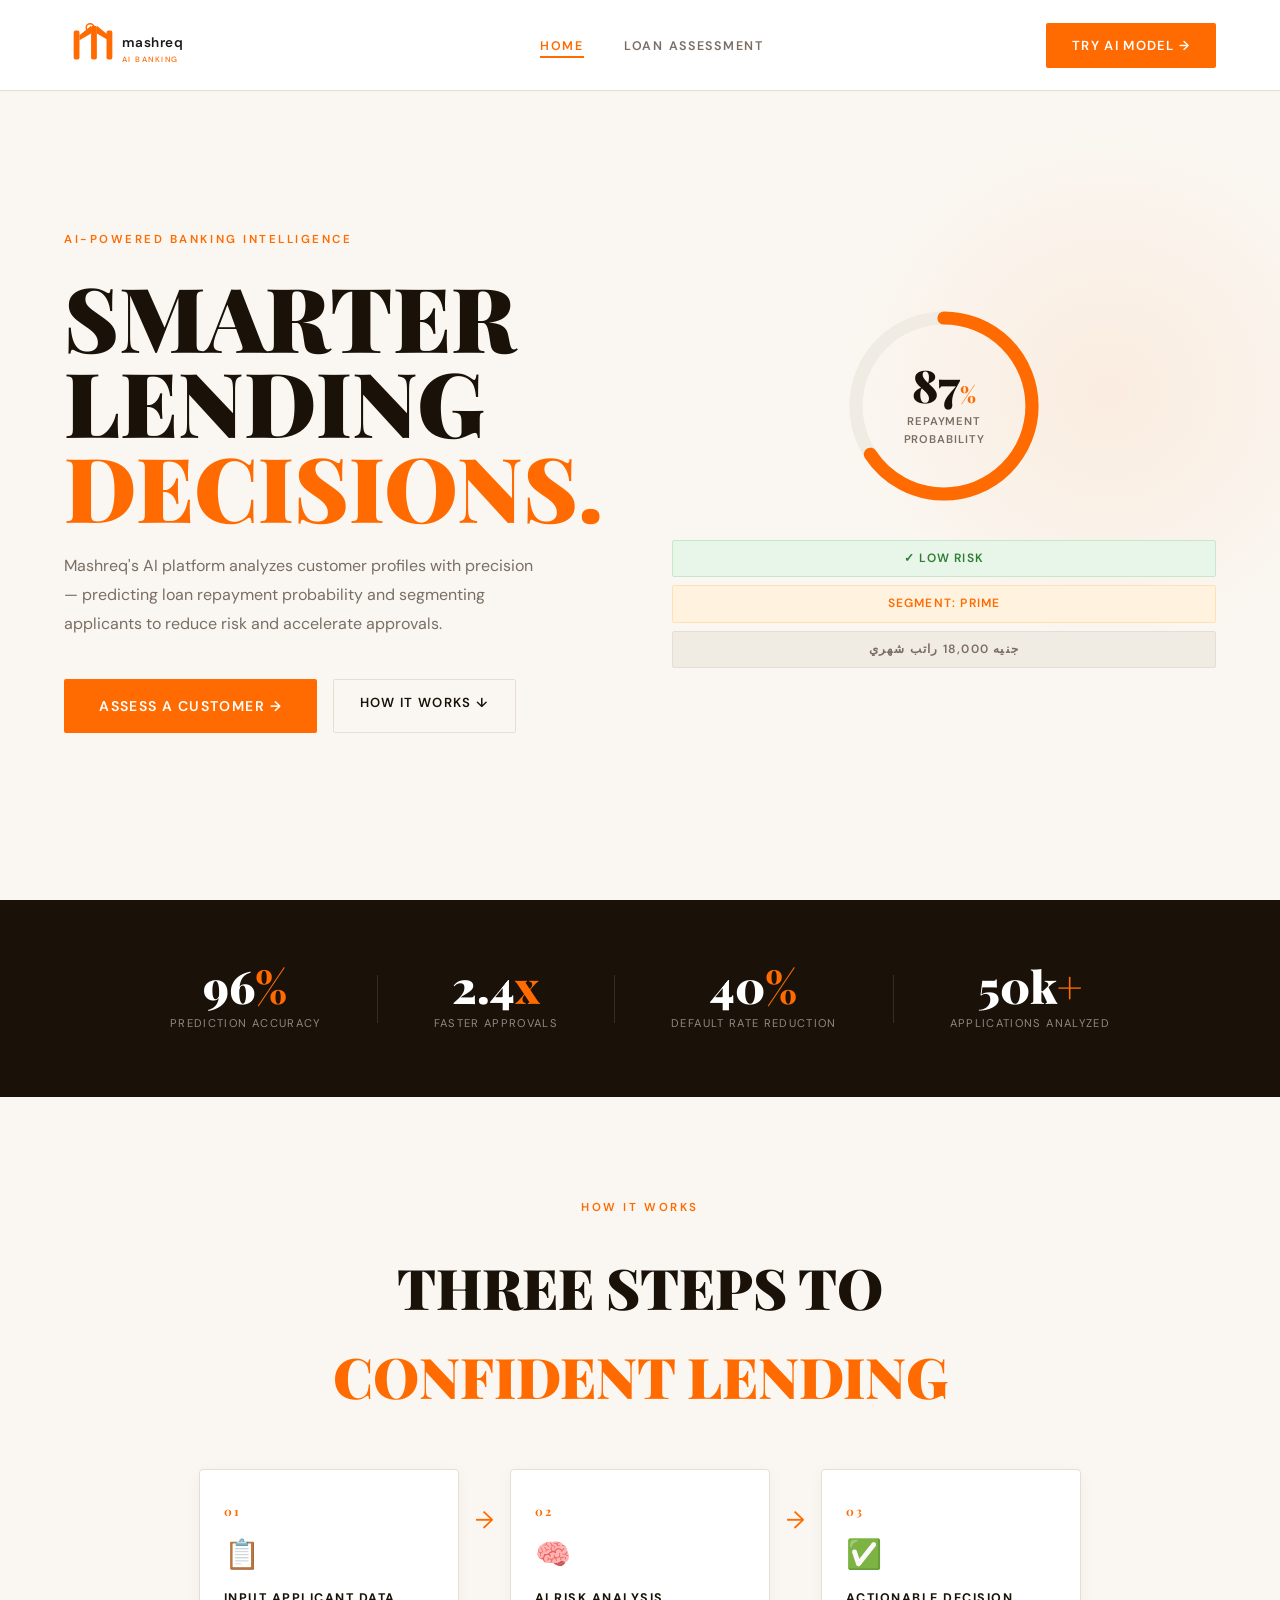
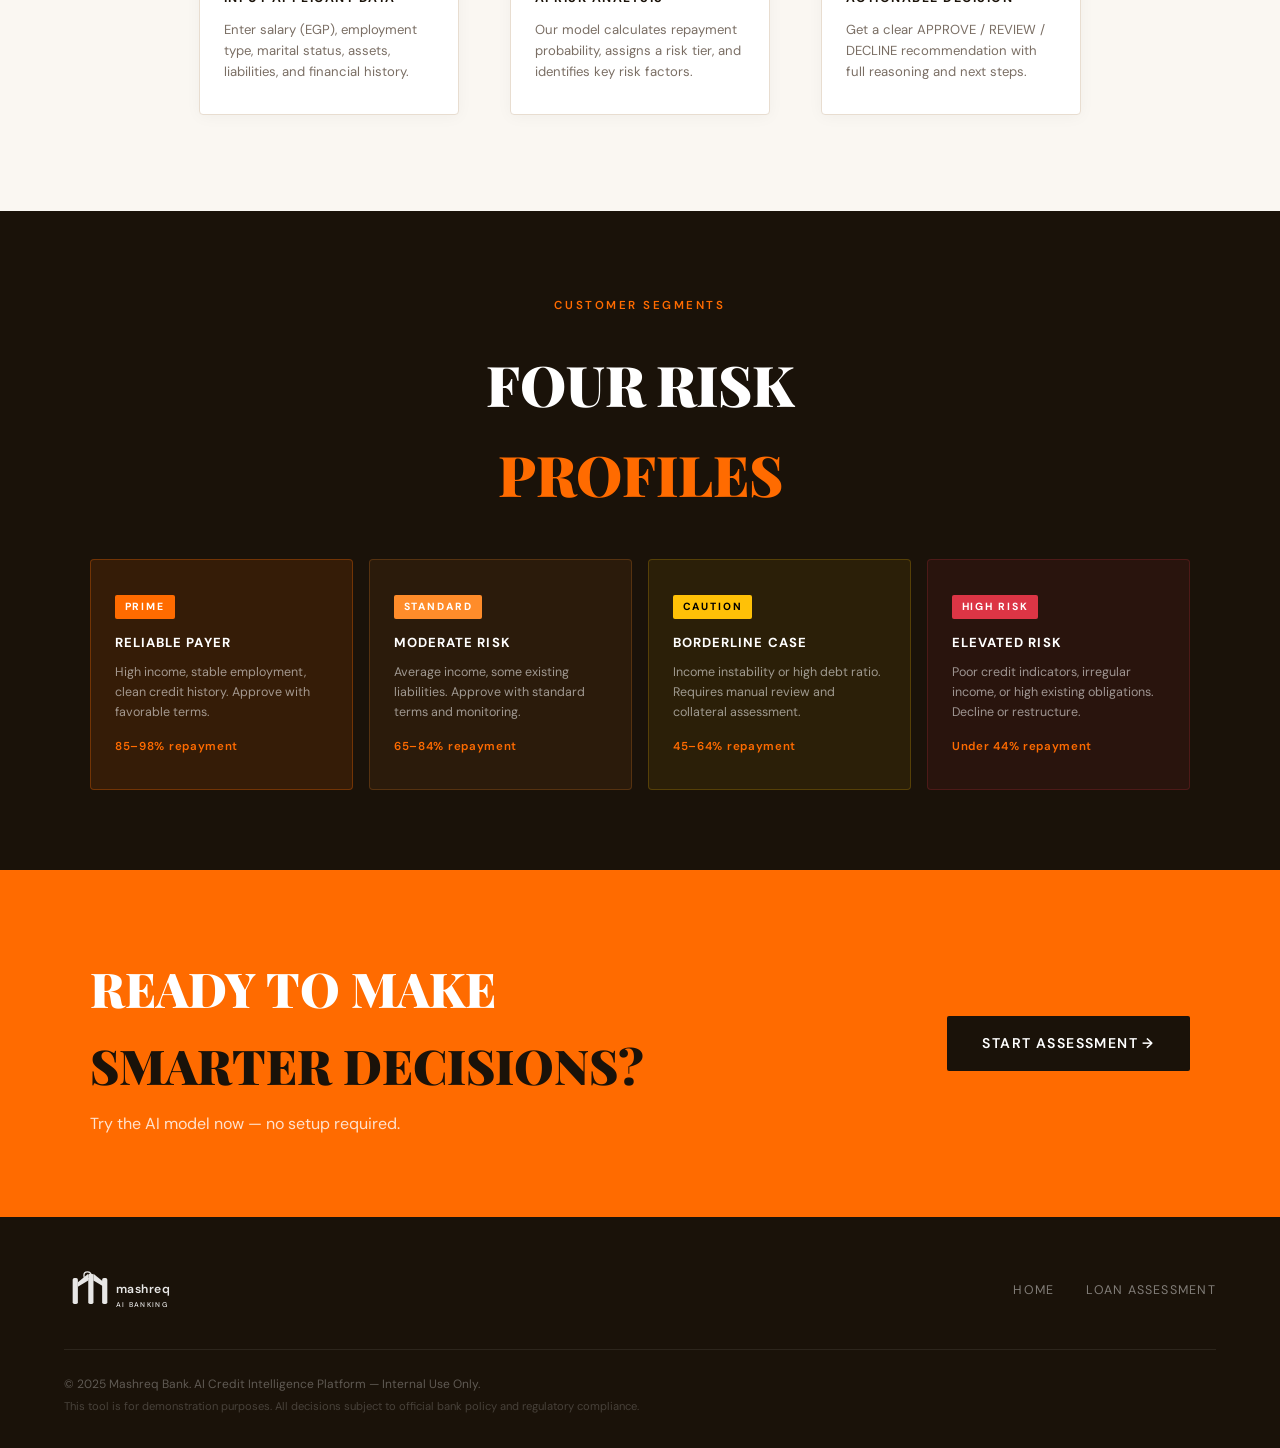
<file: index.html>
<!DOCTYPE html>
<html lang="en">
<head>
  <meta charset="UTF-8" />
  <meta name="viewport" content="width=device-width, initial-scale=1.0" />
  <title>Mashreq AI — Intelligent Banking Intelligence</title>
  <link rel="stylesheet" href="style.css" />
  <link href="https://fonts.googleapis.com/css2?family=Playfair+Display:wght@700;900&family=DM+Sans:wght@300;400;500;600&display=swap" rel="stylesheet" />
</head>
<body>

  <!-- NAV -->
  <nav class="nav">
    <div class="nav-logo">
      <a href="index.html" class="logo-link">
        <!-- Mashreq Bank Logo SVG -->
        <svg class="logo-img" viewBox="0 0 200 60" xmlns="http://www.w3.org/2000/svg">
          <!-- Background -->
          <rect width="200" height="60" fill="none"/>
          
          <!-- Main Icon - M Shape with Banking Theme -->
          <g id="logo-icon">
            <!-- Left pillar -->
            <rect x="10" y="15" width="6" height="30" fill="#FF6B00" rx="2"/>
            <!-- Left bridge -->
            <path d="M 16 20 L 28 10 L 28 18 L 16 25 Z" fill="#FF6B00"/>
            <!-- Center pillar -->
            <rect x="28" y="10" width="6" height="35" fill="#FF6B00" rx="2"/>
            <!-- Right bridge -->
            <path d="M 34 18 L 46 25 L 46 20 L 34 10 Z" fill="#FF6B00"/>
            <!-- Right pillar -->
            <rect x="44" y="15" width="6" height="30" fill="#FF6B00" rx="2"/>
            
            <!-- Accent circle (represents security/shield) -->
            <circle cx="27" cy="12" r="4" fill="none" stroke="#FF6B00" stroke-width="1.5"/>
          </g>
          
          <!-- Text: mashreq (lowercase) -->
          <text x="60" y="32" font-family="DM Sans, sans-serif" font-size="14" font-weight="600" fill="#1a1a1a" letter-spacing="0.5">
            mashreq
          </text>
          
          <!-- Subtext: ai -->
          <text x="60" y="48" font-family="DM Sans, sans-serif" font-size="8" font-weight="500" fill="#FF6B00" letter-spacing="1.5">
            AI BANKING
          </text>
        </svg>
      </a>
    </div>
    <ul class="nav-links">
      <li><a href="index.html" class="active">HOME</a></li>
      <li><a href="loan-assessment.html">LOAN ASSESSMENT</a></li>
    </ul>
    <div class="nav-cta">
      <a href="loan-assessment.html" class="btn-primary">TRY AI MODEL →</a>
    </div>
  </nav>

  <!-- HERO -->
  <section class="hero">
    <div class="hero-inner">
      <div class="hero-content">
        <div class="hero-tag">AI-POWERED BANKING INTELLIGENCE</div>
        <h1 class="hero-title">
          SMARTER<br />
          LENDING<br />
          <span class="accent">DECISIONS.</span>
        </h1>
        <p class="hero-sub">
          Mashreq's AI platform analyzes customer profiles with precision — predicting loan repayment probability and segmenting applicants to reduce risk and accelerate approvals.
        </p>
        <div class="hero-cta">
          <a href="loan-assessment.html" class="btn-primary large">ASSESS A CUSTOMER →</a>
          <a href="#how" class="btn-ghost">HOW IT WORKS ↓</a>
        </div>
      </div>
      <div class="hero-visual">
        <div class="score-ring">
          <svg viewBox="0 0 200 200" class="ring-svg">
            <circle cx="100" cy="100" r="80" fill="none" stroke="#f0ebe3" stroke-width="12"/>
            <circle cx="100" cy="100" r="80" fill="none" stroke="#FF6B00" stroke-width="12"
              stroke-dasharray="440" stroke-dashoffset="110"
              stroke-linecap="round" transform="rotate(-90 100 100)"/>
          </svg>
          <div class="ring-inner">
            <div class="ring-score">87<span>%</span></div>
            <div class="ring-label">Repayment<br/>Probability</div>
          </div>
        </div>
        <div class="hero-chips">
          <div class="chip chip-green">✓ LOW RISK</div>
          <div class="chip chip-orange">SEGMENT: PRIME</div>
          <div class="chip chip-gray">جنيه 18,000 راتب شهري</div>
        </div>
      </div>
    </div>
  </section>

  <!-- STATS -->
  <section class="stats">
    <div class="stat-item">
      <span class="stat-num">96<span class="accent">%</span></span>
      <span class="stat-label">Prediction Accuracy</span>
    </div>
    <div class="stat-divider"></div>
    <div class="stat-item">
      <span class="stat-num">2.4<span class="accent">x</span></span>
      <span class="stat-label">Faster Approvals</span>
    </div>
    <div class="stat-divider"></div>
    <div class="stat-item">
      <span class="stat-num">40<span class="accent">%</span></span>
      <span class="stat-label">Default Rate Reduction</span>
    </div>
    <div class="stat-divider"></div>
    <div class="stat-item">
      <span class="stat-num">50k<span class="accent">+</span></span>
      <span class="stat-label">Applications Analyzed</span>
    </div>
  </section>

  <!-- HOW IT WORKS -->
  <section class="how" id="how">
    <div class="section-label">HOW IT WORKS</div>
    <h2>THREE STEPS TO<br /><span class="accent">CONFIDENT LENDING</span></h2>
    <div class="steps">
      <div class="step">
        <div class="step-num">01</div>
        <div class="step-icon">📋</div>
        <h4>INPUT APPLICANT DATA</h4>
        <p>Enter salary (EGP), employment type, marital status, assets, liabilities, and financial history.</p>
      </div>
      <div class="step-arrow">→</div>
      <div class="step">
        <div class="step-num">02</div>
        <div class="step-icon">🧠</div>
        <h4>AI RISK ANALYSIS</h4>
        <p>Our model calculates repayment probability, assigns a risk tier, and identifies key risk factors.</p>
      </div>
      <div class="step-arrow">→</div>
      <div class="step">
        <div class="step-num">03</div>
        <div class="step-icon">✅</div>
        <h4>ACTIONABLE DECISION</h4>
        <p>Get a clear APPROVE / REVIEW / DECLINE recommendation with full reasoning and next steps.</p>
      </div>
    </div>
  </section>

  <!-- SEGMENTS PREVIEW -->
  <section class="segments-preview">
    <div class="section-label">CUSTOMER SEGMENTS</div>
    <h2>FOUR RISK<br /><span class="accent">PROFILES</span></h2>
    <div class="seg-grid">
      <div class="seg-card seg-prime">
        <div class="seg-tier">PRIME</div>
        <h4>RELIABLE PAYER</h4>
        <p>High income, stable employment, clean credit history. Approve with favorable terms.</p>
        <div class="seg-prob">85–98% repayment</div>
      </div>
      <div class="seg-card seg-standard">
        <div class="seg-tier">STANDARD</div>
        <h4>MODERATE RISK</h4>
        <p>Average income, some existing liabilities. Approve with standard terms and monitoring.</p>
        <div class="seg-prob">65–84% repayment</div>
      </div>
      <div class="seg-card seg-caution">
        <div class="seg-tier">CAUTION</div>
        <h4>BORDERLINE CASE</h4>
        <p>Income instability or high debt ratio. Requires manual review and collateral assessment.</p>
        <div class="seg-prob">45–64% repayment</div>
      </div>
      <div class="seg-card seg-high">
        <div class="seg-tier">HIGH RISK</div>
        <h4>ELEVATED RISK</h4>
        <p>Poor credit indicators, irregular income, or high existing obligations. Decline or restructure.</p>
        <div class="seg-prob">Under 44% repayment</div>
      </div>
    </div>
  </section>

  <!-- CTA BANNER -->
  <section class="cta-banner">
    <div class="cta-banner-inner">
      <div>
        <h2>READY TO MAKE<br /><span class="accent">SMARTER DECISIONS?</span></h2>
        <p>Try the AI model now — no setup required.</p>
      </div>
      <a href="loan-assessment.html" class="btn-primary large">START ASSESSMENT →</a>
    </div>
  </section>

  <!-- FOOTER -->
  <footer class="footer">
    <div class="footer-top">
      <div class="footer-brand">
        <!-- Mashreq Bank Logo SVG (Footer) -->
        <svg class="logo-img logo-img-footer" viewBox="0 0 200 60" xmlns="http://www.w3.org/2000/svg">
          <!-- Background -->
          <rect width="200" height="60" fill="none"/>
          
          <!-- Main Icon - M Shape with Banking Theme -->
          <g id="logo-icon">
            <!-- Left pillar -->
            <rect x="10" y="15" width="6" height="30" fill="#FF6B00" rx="2"/>
            <!-- Left bridge -->
            <path d="M 16 20 L 28 10 L 28 18 L 16 25 Z" fill="#FF6B00"/>
            <!-- Center pillar -->
            <rect x="28" y="10" width="6" height="35" fill="#FF6B00" rx="2"/>
            <!-- Right bridge -->
            <path d="M 34 18 L 46 25 L 46 20 L 34 10 Z" fill="#FF6B00"/>
            <!-- Right pillar -->
            <rect x="44" y="15" width="6" height="30" fill="#FF6B00" rx="2"/>
            
            <!-- Accent circle (represents security/shield) -->
            <circle cx="27" cy="12" r="4" fill="none" stroke="#FF6B00" stroke-width="1.5"/>
          </g>
          
          <!-- Text: mashreq (lowercase) -->
          <text x="60" y="32" font-family="DM Sans, sans-serif" font-size="14" font-weight="600" fill="#1a1a1a" letter-spacing="0.5">
            mashreq
          </text>
          
          <!-- Subtext: ai -->
          <text x="60" y="48" font-family="DM Sans, sans-serif" font-size="8" font-weight="500" fill="#FF6B00" letter-spacing="1.5">
            AI BANKING
          </text>
        </svg>
      </div>
      <div class="footer-links">
        <a href="index.html">Home</a>
        <a href="loan-assessment.html">Loan Assessment</a>
      </div>
    </div>
    <div class="footer-bottom">
      <p>© 2025 Mashreq Bank. AI Credit Intelligence Platform — Internal Use Only.</p>
      <p class="footer-disclaimer">This tool is for demonstration purposes. All decisions subject to official bank policy and regulatory compliance.</p>
    </div>
  </footer>

  <script src="app.js"></script>
</body>
</html>
</file>
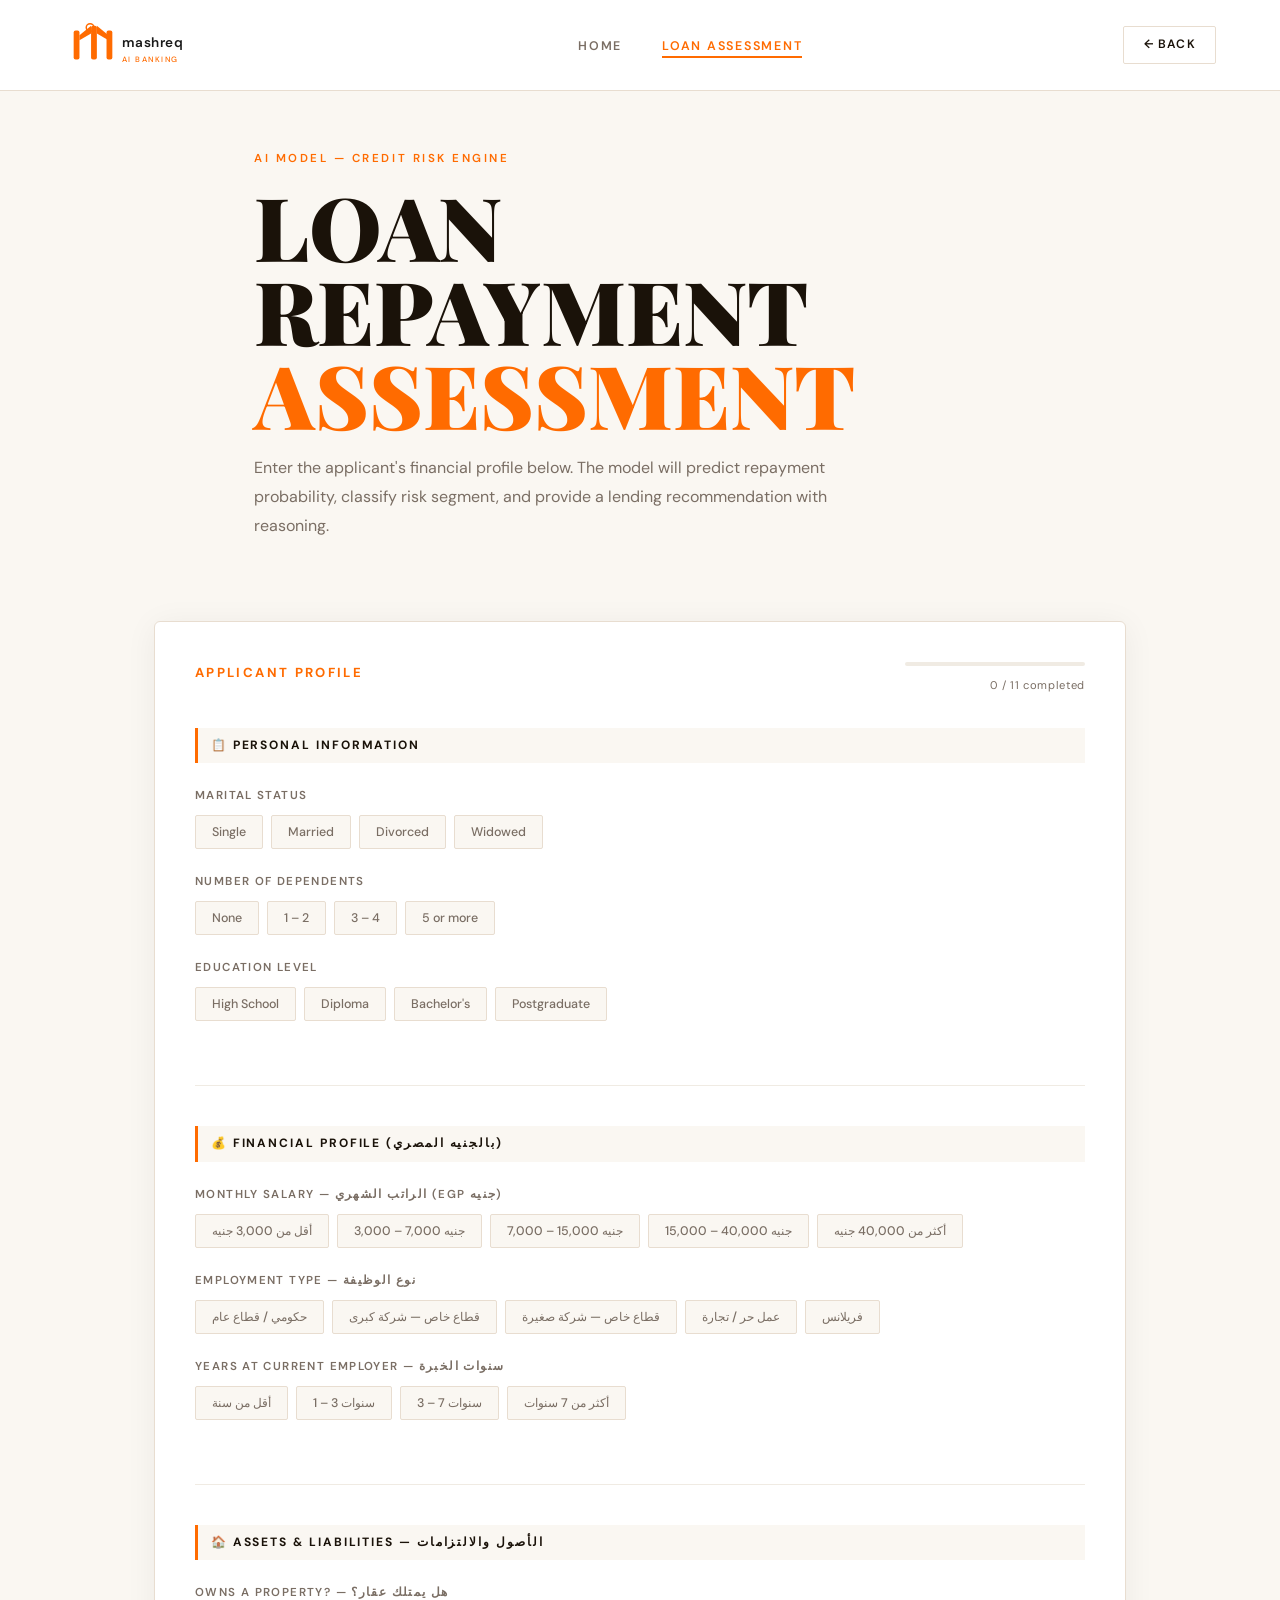
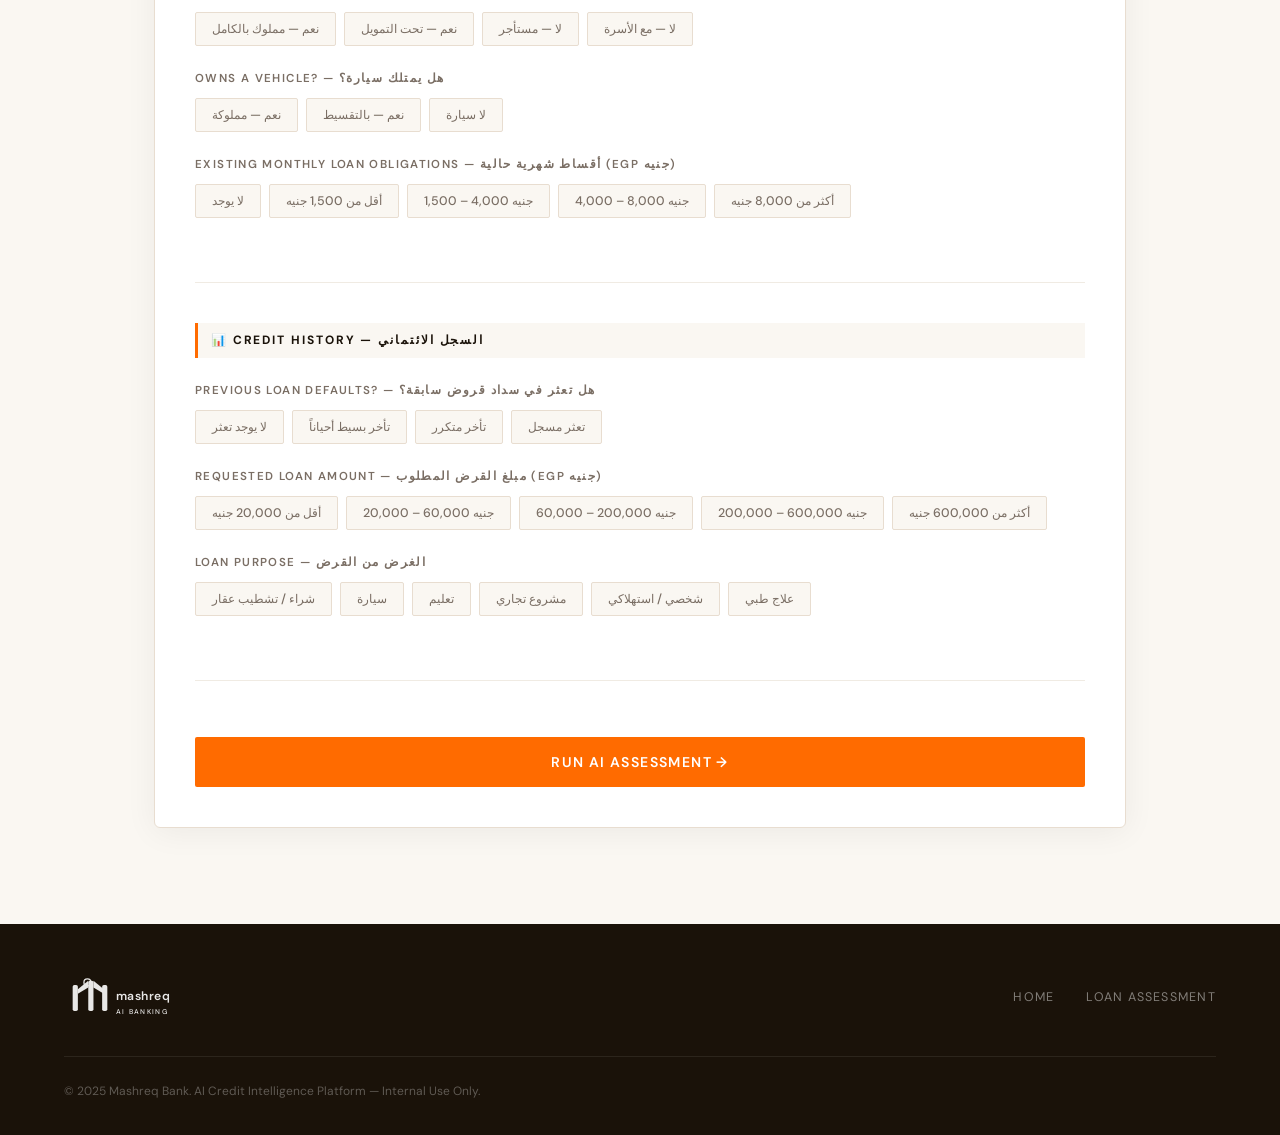
<file: loan-assessment.html>
<!DOCTYPE html>
<html lang="en">
<head>
  <meta charset="UTF-8" />
  <meta name="viewport" content="width=device-width, initial-scale=1.0" />
  <title>Mashreq AI — Loan Repayment Assessment</title>
  <link rel="stylesheet" href="style.css" />
  <link href="https://fonts.googleapis.com/css2?family=Playfair+Display:wght@700;900&family=DM+Sans:wght@300;400;500;600&display=swap" rel="stylesheet" />
</head>
<body>

  <!-- NAV -->
  <nav class="nav">
    <div class="nav-logo">
      <a href="index.html" class="logo-link">
        <!-- Mashreq Bank Logo SVG -->
        <svg class="logo-img" viewBox="0 0 200 60" xmlns="http://www.w3.org/2000/svg">
          <!-- Background -->
          <rect width="200" height="60" fill="none"/>
          
          <!-- Main Icon - M Shape with Banking Theme -->
          <g id="logo-icon">
            <!-- Left pillar -->
            <rect x="10" y="15" width="6" height="30" fill="#FF6B00" rx="2"/>
            <!-- Left bridge -->
            <path d="M 16 20 L 28 10 L 28 18 L 16 25 Z" fill="#FF6B00"/>
            <!-- Center pillar -->
            <rect x="28" y="10" width="6" height="35" fill="#FF6B00" rx="2"/>
            <!-- Right bridge -->
            <path d="M 34 18 L 46 25 L 46 20 L 34 10 Z" fill="#FF6B00"/>
            <!-- Right pillar -->
            <rect x="44" y="15" width="6" height="30" fill="#FF6B00" rx="2"/>
            
            <!-- Accent circle (represents security/shield) -->
            <circle cx="27" cy="12" r="4" fill="none" stroke="#FF6B00" stroke-width="1.5"/>
          </g>
          
          <!-- Text: mashreq (lowercase) -->
          <text x="60" y="32" font-family="DM Sans, sans-serif" font-size="14" font-weight="600" fill="#1a1a1a" letter-spacing="0.5">
            mashreq
          </text>
          
          <!-- Subtext: ai -->
          <text x="60" y="48" font-family="DM Sans, sans-serif" font-size="8" font-weight="500" fill="#FF6B00" letter-spacing="1.5">
            AI BANKING
          </text>
        </svg>
      </a>
    </div>
    <ul class="nav-links">
      <li><a href="index.html">HOME</a></li>
      <li><a href="loan-assessment.html" class="active">LOAN ASSESSMENT</a></li>
    </ul>
    <div class="nav-cta">
      <a href="index.html" class="btn-ghost small">← BACK</a>
    </div>
  </nav>

  <!-- PAGE HERO -->
  <section class="page-hero">
    <div class="section-label">AI MODEL — CREDIT RISK ENGINE</div>
    <h1>LOAN REPAYMENT<br /><span class="accent">ASSESSMENT</span></h1>
    <p>Enter the applicant's financial profile below. The model will predict repayment probability, classify risk segment, and provide a lending recommendation with reasoning.</p>
  </section>

  <!-- MAIN CONTENT -->
  <section class="assessment-section">
    <div class="assessment-wrap">

      <!-- FORM -->
      <div class="assess-form" id="assessForm">
        <div class="form-header">
          <h3>APPLICANT PROFILE</h3>
          <div class="form-progress">
            <div class="progress-bar"><div class="progress-fill" id="progressFill"></div></div>
            <span class="progress-text" id="progressText">0 / 11 completed</span>
          </div>
        </div>

        <!-- SECTION 1: PERSONAL -->
        <div class="form-section">
          <div class="form-section-title">📋 PERSONAL INFORMATION</div>

          <div class="form-group">
            <label>Marital Status</label>
            <div class="btn-group" id="maritalGroup">
              <button class="option-btn" data-value="single">Single</button>
              <button class="option-btn" data-value="married">Married</button>
              <button class="option-btn" data-value="divorced">Divorced</button>
              <button class="option-btn" data-value="widowed">Widowed</button>
            </div>
          </div>

          <div class="form-group">
            <label>Number of Dependents</label>
            <div class="btn-group" id="dependentsGroup">
              <button class="option-btn" data-value="0">None</button>
              <button class="option-btn" data-value="1-2">1 – 2</button>
              <button class="option-btn" data-value="3-4">3 – 4</button>
              <button class="option-btn" data-value="5+">5 or more</button>
            </div>
          </div>

          <div class="form-group">
            <label>Education Level</label>
            <div class="btn-group" id="educationGroup">
              <button class="option-btn" data-value="high_school">High School</button>
              <button class="option-btn" data-value="diploma">Diploma</button>
              <button class="option-btn" data-value="bachelor">Bachelor's</button>
              <button class="option-btn" data-value="postgraduate">Postgraduate</button>
            </div>
          </div>
        </div>

        <!-- SECTION 2: FINANCIAL -->
        <div class="form-section">
          <div class="form-section-title">💰 FINANCIAL PROFILE (بالجنيه المصري)</div>

          <div class="form-group">
            <label>Monthly Salary — الراتب الشهري (EGP جنيه)</label>
            <div class="btn-group" id="salaryGroup">
              <button class="option-btn" data-value="under_3k">أقل من 3,000 جنيه</button>
              <button class="option-btn" data-value="3k_7k">3,000 – 7,000 جنيه</button>
              <button class="option-btn" data-value="7k_15k">7,000 – 15,000 جنيه</button>
              <button class="option-btn" data-value="15k_40k">15,000 – 40,000 جنيه</button>
              <button class="option-btn" data-value="above_40k">أكثر من 40,000 جنيه</button>
            </div>
          </div>

          <div class="form-group">
            <label>Employment Type — نوع الوظيفة</label>
            <div class="btn-group" id="employmentGroup">
              <button class="option-btn" data-value="government">حكومي / قطاع عام</button>
              <button class="option-btn" data-value="private_large">قطاع خاص — شركة كبرى</button>
              <button class="option-btn" data-value="private_sme">قطاع خاص — شركة صغيرة</button>
              <button class="option-btn" data-value="self_employed">عمل حر / تجارة</button>
              <button class="option-btn" data-value="freelance">فريلانس</button>
            </div>
          </div>

          <div class="form-group">
            <label>Years at Current Employer — سنوات الخبرة</label>
            <div class="btn-group" id="tenureGroup">
              <button class="option-btn" data-value="under_1">أقل من سنة</button>
              <button class="option-btn" data-value="1_3">1 – 3 سنوات</button>
              <button class="option-btn" data-value="3_7">3 – 7 سنوات</button>
              <button class="option-btn" data-value="above_7">أكثر من 7 سنوات</button>
            </div>
          </div>
        </div>

        <!-- SECTION 3: ASSETS & LIABILITIES -->
        <div class="form-section">
          <div class="form-section-title">🏠 ASSETS & LIABILITIES — الأصول والالتزامات</div>

          <div class="form-group">
            <label>Owns a Property? — هل يمتلك عقار؟</label>
            <div class="btn-group" id="propertyGroup">
              <button class="option-btn" data-value="yes_owned">نعم — مملوك بالكامل</button>
              <button class="option-btn" data-value="yes_mortgage">نعم — تحت التمويل</button>
              <button class="option-btn" data-value="no_renting">لا — مستأجر</button>
              <button class="option-btn" data-value="no_family">لا — مع الأسرة</button>
            </div>
          </div>

          <div class="form-group">
            <label>Owns a Vehicle? — هل يمتلك سيارة؟</label>
            <div class="btn-group" id="vehicleGroup">
              <button class="option-btn" data-value="yes_owned">نعم — مملوكة</button>
              <button class="option-btn" data-value="yes_financed">نعم — بالتقسيط</button>
              <button class="option-btn" data-value="no">لا سيارة</button>
            </div>
          </div>

          <div class="form-group">
            <label>Existing Monthly Loan Obligations — أقساط شهرية حالية (EGP جنيه)</label>
            <div class="btn-group" id="obligationsGroup">
              <button class="option-btn" data-value="none">لا يوجد</button>
              <button class="option-btn" data-value="under_1500">أقل من 1,500 جنيه</button>
              <button class="option-btn" data-value="1500_4k">1,500 – 4,000 جنيه</button>
              <button class="option-btn" data-value="4k_8k">4,000 – 8,000 جنيه</button>
              <button class="option-btn" data-value="above_8k">أكثر من 8,000 جنيه</button>
            </div>
          </div>
        </div>

        <!-- SECTION 4: CREDIT -->
        <div class="form-section">
          <div class="form-section-title">📊 CREDIT HISTORY — السجل الائتماني</div>

          <div class="form-group">
            <label>Previous Loan Defaults? — هل تعثر في سداد قروض سابقة؟</label>
            <div class="btn-group" id="defaultGroup">
              <button class="option-btn" data-value="none">لا يوجد تعثر</button>
              <button class="option-btn" data-value="late_minor">تأخر بسيط أحياناً</button>
              <button class="option-btn" data-value="late_major">تأخر متكرر</button>
              <button class="option-btn" data-value="defaulted">تعثر مسجل</button>
            </div>
          </div>

          <div class="form-group">
            <label>Requested Loan Amount — مبلغ القرض المطلوب (EGP جنيه)</label>
            <div class="btn-group" id="loanAmountGroup">
              <button class="option-btn" data-value="under_20k">أقل من 20,000 جنيه</button>
              <button class="option-btn" data-value="20k_60k">20,000 – 60,000 جنيه</button>
              <button class="option-btn" data-value="60k_200k">60,000 – 200,000 جنيه</button>
              <button class="option-btn" data-value="200k_600k">200,000 – 600,000 جنيه</button>
              <button class="option-btn" data-value="above_600k">أكثر من 600,000 جنيه</button>
            </div>
          </div>

          <div class="form-group">
            <label>Loan Purpose — الغرض من القرض</label>
            <div class="btn-group" id="loanPurposeGroup">
              <button class="option-btn" data-value="home">شراء / تشطيب عقار</button>
              <button class="option-btn" data-value="auto">سيارة</button>
              <button class="option-btn" data-value="education">تعليم</button>
              <button class="option-btn" data-value="business">مشروع تجاري</button>
              <button class="option-btn" data-value="personal">شخصي / استهلاكي</button>
              <button class="option-btn" data-value="medical">علاج طبي</button>
            </div>
          </div>
        </div>

        <button class="btn-primary full-width large" id="assessBtn" onclick="runAssessment()">
          RUN AI ASSESSMENT →
        </button>
      </div>

      <!-- RESULT PANEL -->
      <div class="assess-result" id="assessResult" style="display:none;">

        <div class="verdict-header" id="verdictHeader">
          <div class="verdict-badge" id="verdictBadge">APPROVED</div>
          <div class="verdict-icon" id="verdictIcon">✓</div>
          <h2 class="verdict-title" id="verdictTitle">RECOMMENDED FOR APPROVAL</h2>
          <p class="verdict-sub" id="verdictSub">Based on the applicant's financial profile, our model recommends proceeding with this loan application.</p>
        </div>

        <div class="result-ring-section">
          <div class="result-ring">
            <svg viewBox="0 0 180 180" class="result-ring-svg" id="resultRingSvg">
              <circle cx="90" cy="90" r="72" fill="none" stroke="#f0ebe3" stroke-width="10"/>
              <circle cx="90" cy="90" r="72" fill="none" stroke="#FF6B00" stroke-width="10"
                stroke-dasharray="452" stroke-dashoffset="452"
                stroke-linecap="round" transform="rotate(-90 90 90)"
                id="resultRingCircle"/>
            </svg>
            <div class="result-ring-inner">
              <div class="result-ring-score" id="resultScore">—</div>
              <div class="result-ring-label">Repayment<br/>Probability</div>
            </div>
          </div>

          <div class="result-metrics">
            <div class="result-metric">
              <span class="metric-label">RISK SEGMENT</span>
              <span class="metric-val" id="riskSegment">—</span>
            </div>
            <div class="result-metric">
              <span class="metric-label">RISK SCORE</span>
              <span class="metric-val accent" id="riskScore">—</span>
            </div>
            <div class="result-metric">
              <span class="metric-label">SUGGESTED RATE</span>
              <span class="metric-val" id="suggestedRate">—</span>
            </div>
          </div>
        </div>

        <div class="result-section">
          <h4>RISK FACTOR BREAKDOWN</h4>
          <div class="score-bars" id="scoreBars"></div>
        </div>

        <div class="result-section">
          <h4>KEY POSITIVE FACTORS — العوامل الإيجابية</h4>
          <ul class="factor-list factor-positive" id="positiveFactors"></ul>
        </div>

        <div class="result-section">
          <h4>RISK FLAGS — مؤشرات المخاطر</h4>
          <ul class="factor-list factor-negative" id="negativeFactors"></ul>
        </div>

        <div class="result-section">
          <h4>CONDITIONS & NEXT STEPS — الشروط والخطوات</h4>
          <div class="conditions-list" id="conditionsList"></div>
        </div>

        <div class="result-disclaimer">
          ⚠️ هذا التقييم أداة دعم قرار فقط. جميع قرارات الإقراض النهائية يجب أن تتوافق مع سياسة الائتمان الرسمية والمتطلبات التنظيمية للمصرف.
        </div>

        <div class="result-actions">
          <button class="btn-primary" onclick="printResult()">EXPORT REPORT تصدير التقرير</button>
          <button class="btn-ghost" onclick="resetAssessment()">← NEW ASSESSMENT تقييم جديد</button>
        </div>
      </div>

    </div>
  </section>

  <footer class="footer">
    <div class="footer-top">
      <div class="footer-brand">
        <!-- Mashreq Bank Logo SVG (Footer) -->
        <svg class="logo-img logo-img-footer" viewBox="0 0 200 60" xmlns="http://www.w3.org/2000/svg">
          <!-- Background -->
          <rect width="200" height="60" fill="none"/>
          
          <!-- Main Icon - M Shape with Banking Theme -->
          <g id="logo-icon">
            <!-- Left pillar -->
            <rect x="10" y="15" width="6" height="30" fill="#FF6B00" rx="2"/>
            <!-- Left bridge -->
            <path d="M 16 20 L 28 10 L 28 18 L 16 25 Z" fill="#FF6B00"/>
            <!-- Center pillar -->
            <rect x="28" y="10" width="6" height="35" fill="#FF6B00" rx="2"/>
            <!-- Right bridge -->
            <path d="M 34 18 L 46 25 L 46 20 L 34 10 Z" fill="#FF6B00"/>
            <!-- Right pillar -->
            <rect x="44" y="15" width="6" height="30" fill="#FF6B00" rx="2"/>
            
            <!-- Accent circle (represents security/shield) -->
            <circle cx="27" cy="12" r="4" fill="none" stroke="#FF6B00" stroke-width="1.5"/>
          </g>
          
          <!-- Text: mashreq (lowercase) -->
          <text x="60" y="32" font-family="DM Sans, sans-serif" font-size="14" font-weight="600" fill="#1a1a1a" letter-spacing="0.5">
            mashreq
          </text>
          
          <!-- Subtext: ai -->
          <text x="60" y="48" font-family="DM Sans, sans-serif" font-size="8" font-weight="500" fill="#FF6B00" letter-spacing="1.5">
            AI BANKING
          </text>
        </svg>
      </div>
      <div class="footer-links">
        <a href="index.html">Home</a>
        <a href="loan-assessment.html">Loan Assessment</a>
      </div>
    </div>
    <div class="footer-bottom">
      <p>© 2025 Mashreq Bank. AI Credit Intelligence Platform — Internal Use Only.</p>
    </div>
  </footer>

  <script src="app.js"></script>
</body>
</html>
</file>
<file: style.css>
/* ===================================
   MASHREQ AI — Global Styles
   Brand: Sunrise Orange + Cream White
=================================== */

:root {
  --orange:    #FF6B00;
  --orange-lt: #FF8C2A;
  --orange-dk: #D45500;
  --gold:      #FFD700;
  --white:     #FFFFFF;
  --cream:     #FAF7F2;
  --cream-dk:  #F0EBE3;
  --dark:      #1A1209;
  --dark-2:    #2C1E0F;
  --text:      #1A1209;
  --muted:     #7A6E64;
  --border:    #E8DDD0;
  --card:      #FFFFFF;
  --font-display: 'Playfair Display', serif;
  --font-body: 'DM Sans', sans-serif;
}

*, *::before, *::after { box-sizing: border-box; margin: 0; padding: 0; }
html { scroll-behavior: smooth; }

body {
  background: var(--cream);
  color: var(--text);
  font-family: var(--font-body);
  font-size: 16px;
  line-height: 1.6;
  overflow-x: hidden;
}

.accent { color: var(--orange); }
.section-label {
  display: inline-block;
  font-size: 0.72rem;
  font-weight: 600;
  letter-spacing: 0.22em;
  color: var(--orange);
  margin-bottom: 1rem;
  text-transform: uppercase;
}

/* ======= NAV ======= */
.nav {
  position: fixed;
  top: 0; left: 0; right: 0;
  z-index: 100;
  display: flex;
  align-items: center;
  justify-content: space-between;
  padding: 1rem 4rem;
  background: rgba(255,255,255,0.98);
  backdrop-filter: blur(16px);
  border-bottom: 1px solid var(--border);
}

.nav-logo {
  display: flex;
  align-items: center;
}

.logo-link {
  display: flex;
  align-items: center;
  text-decoration: none;
}

.logo-img {
  height: 58px;
  width: auto;
  object-fit: contain;
  mix-blend-mode: normal;
  opacity: 1;
  display: block;
}

.logo-img-footer {
  height: 52px;
  width: auto;
  object-fit: contain;
  /* On dark footer - invert to show on dark bg */
  filter: brightness(0) invert(1);
  mix-blend-mode: normal;
  opacity: 0.9;
}

/* Keep old classes for fallback */
.logo-icon { width: 36px; height: 36px; }
.logo-text {
  font-family: var(--font-display);
  font-size: 1.4rem;
  font-weight: 700;
  color: var(--dark);
  letter-spacing: -0.01em;
}

.nav-links {
  display: flex;
  list-style: none;
  gap: 2.5rem;
}

.nav-links a {
  text-decoration: none;
  color: var(--muted);
  font-size: 0.78rem;
  font-weight: 600;
  letter-spacing: 0.14em;
  transition: color 0.2s;
}

.nav-links a:hover,
.nav-links a.active {
  color: var(--orange);
}

.nav-links a.active {
  border-bottom: 2px solid var(--orange);
  padding-bottom: 2px;
}

/* ======= BUTTONS ======= */
.btn-primary {
  background: var(--orange);
  color: #fff;
  font-family: var(--font-body);
  font-weight: 600;
  font-size: 0.82rem;
  letter-spacing: 0.1em;
  padding: 0.75rem 1.6rem;
  border: none;
  cursor: pointer;
  text-decoration: none;
  display: inline-block;
  border-radius: 2px;
  transition: background 0.15s, transform 0.15s;
}
.btn-primary:hover { background: var(--orange-dk); transform: translateY(-1px); }
.btn-primary.large { padding: 1rem 2.2rem; font-size: 0.88rem; }
.btn-primary.full-width { width: 100%; text-align: center; margin-top: 1rem; }

.btn-ghost {
  background: transparent;
  color: var(--text);
  font-family: var(--font-body);
  font-weight: 600;
  font-size: 0.82rem;
  letter-spacing: 0.1em;
  padding: 0.75rem 1.6rem;
  border: 1.5px solid var(--border);
  cursor: pointer;
  text-decoration: none;
  display: inline-block;
  border-radius: 2px;
  transition: border-color 0.2s, color 0.2s;
}
.btn-ghost:hover { border-color: var(--orange); color: var(--orange); }
.btn-ghost.small { padding: 0.5rem 1.2rem; font-size: 0.76rem; }

/* ======= HERO ======= */
.hero {
  min-height: 100vh;
  display: flex;
  align-items: center;
  padding: 8rem 4rem 4rem;
  background: var(--cream);
  position: relative;
  overflow: hidden;
}

.hero::before {
  content: '';
  position: absolute;
  right: -10%;
  top: 10%;
  width: 600px; height: 600px;
  background: radial-gradient(circle, rgba(255,107,0,0.08) 0%, transparent 65%);
  pointer-events: none;
}

.hero-inner {
  max-width: 1200px;
  margin: 0 auto;
  width: 100%;
  display: grid;
  grid-template-columns: 1fr 1fr;
  gap: 4rem;
  align-items: center;
}

.hero-tag {
  font-size: 0.72rem;
  font-weight: 600;
  letter-spacing: 0.22em;
  color: var(--orange);
  margin-bottom: 1.5rem;
  text-transform: uppercase;
  animation: fadeUp 0.6s ease both;
}

.hero-title {
  font-family: var(--font-display);
  font-size: clamp(3rem, 7vw, 6rem);
  font-weight: 900;
  line-height: 0.95;
  color: var(--dark);
  margin-bottom: 1.5rem;
  animation: fadeUp 0.6s 0.1s ease both;
}

.hero-sub {
  font-size: 1rem;
  color: var(--muted);
  max-width: 480px;
  line-height: 1.8;
  margin-bottom: 2.5rem;
  animation: fadeUp 0.6s 0.2s ease both;
}

.hero-cta {
  display: flex;
  gap: 1rem;
  flex-wrap: wrap;
  animation: fadeUp 0.6s 0.3s ease both;
}

/* SCORE RING HERO VISUAL */
.hero-visual {
  display: flex;
  flex-direction: column;
  align-items: center;
  gap: 1.5rem;
  animation: fadeUp 0.6s 0.25s ease both;
}

.score-ring {
  position: relative;
  width: 220px; height: 220px;
}

.ring-svg { width: 100%; height: 100%; }

.ring-inner {
  position: absolute;
  top: 50%; left: 50%;
  transform: translate(-50%, -50%);
  text-align: center;
}

.ring-score {
  font-family: var(--font-display);
  font-size: 2.8rem;
  font-weight: 900;
  color: var(--dark);
  line-height: 1;
}

.ring-score span { font-size: 1.4rem; color: var(--orange); }

.ring-label {
  font-size: 0.7rem;
  font-weight: 600;
  letter-spacing: 0.08em;
  color: var(--muted);
  margin-top: 0.3rem;
  text-transform: uppercase;
}

.hero-chips {
  display: flex;
  flex-direction: column;
  gap: 0.5rem;
  width: 100%;
}

.chip {
  font-size: 0.75rem;
  font-weight: 600;
  letter-spacing: 0.1em;
  padding: 0.5rem 1rem;
  border-radius: 2px;
  text-align: center;
}

.chip-green { background: #E8F5E9; color: #2E7D32; border: 1px solid #C8E6C9; }
.chip-orange { background: #FFF3E0; color: var(--orange); border: 1px solid #FFE0B2; }
.chip-gray { background: var(--cream-dk); color: var(--muted); border: 1px solid var(--border); }

/* ======= STATS ======= */
.stats {
  display: flex;
  align-items: center;
  justify-content: center;
  padding: 3rem 4rem;
  background: var(--dark);
  flex-wrap: wrap;
  gap: 0;
}

.stat-item {
  display: flex;
  flex-direction: column;
  align-items: center;
  padding: 1rem 3.5rem;
}

.stat-num {
  font-family: var(--font-display);
  font-size: 2.8rem;
  font-weight: 900;
  color: #fff;
  line-height: 1;
}

.stat-num .accent { color: var(--orange); }

.stat-label {
  font-size: 0.7rem;
  letter-spacing: 0.12em;
  color: rgba(255,255,255,0.5);
  margin-top: 0.4rem;
  text-transform: uppercase;
}

.stat-divider {
  width: 1px; height: 3rem;
  background: rgba(255,255,255,0.12);
}

/* ======= HOW IT WORKS ======= */
.how {
  padding: 6rem 4rem;
  max-width: 1100px;
  margin: 0 auto;
  text-align: center;
}

.how h2 {
  font-family: var(--font-display);
  font-size: clamp(2rem, 5vw, 3.5rem);
  font-weight: 900;
  margin-bottom: 3rem;
  margin-top: 0.5rem;
  color: var(--dark);
}

.steps {
  display: flex;
  align-items: flex-start;
  justify-content: center;
  gap: 1rem;
  flex-wrap: wrap;
}

.step {
  flex: 1;
  min-width: 200px;
  max-width: 260px;
  text-align: left;
  padding: 2rem 1.5rem;
  background: #fff;
  border: 1px solid var(--border);
  border-radius: 4px;
  box-shadow: 0 2px 16px rgba(0,0,0,0.04);
}

.step-num {
  font-family: var(--font-display);
  font-size: 0.75rem;
  font-weight: 700;
  color: var(--orange);
  letter-spacing: 0.15em;
  margin-bottom: 0.6rem;
}

.step-icon { font-size: 1.8rem; margin-bottom: 0.8rem; }

.step h4 {
  font-size: 0.78rem;
  font-weight: 700;
  letter-spacing: 0.12em;
  margin-bottom: 0.6rem;
  color: var(--dark);
}

.step p { font-size: 0.82rem; color: var(--muted); line-height: 1.6; }

.step-arrow {
  font-size: 1.5rem;
  color: var(--orange);
  flex-shrink: 0;
  margin-top: 2rem;
}

/* ======= SEGMENTS PREVIEW ======= */
.segments-preview {
  padding: 5rem 4rem;
  background: var(--dark);
  text-align: center;
}

.segments-preview h2 {
  font-family: var(--font-display);
  font-size: clamp(2rem, 5vw, 3.5rem);
  font-weight: 900;
  color: #fff;
  margin-bottom: 2.5rem;
  margin-top: 0.5rem;
}

.seg-grid {
  display: grid;
  grid-template-columns: repeat(4, 1fr);
  gap: 1rem;
  max-width: 1100px;
  margin: 0 auto;
}

.seg-card {
  padding: 2rem 1.5rem;
  border-radius: 4px;
  text-align: left;
  border: 1px solid rgba(255,255,255,0.08);
}

.seg-prime   { background: rgba(255,107,0,0.12); border-color: rgba(255,107,0,0.3); }
.seg-standard{ background: rgba(255,140,42,0.08); border-color: rgba(255,140,42,0.2); }
.seg-caution { background: rgba(255,193,7,0.08);  border-color: rgba(255,193,7,0.2);  }
.seg-high    { background: rgba(220,53,69,0.08);  border-color: rgba(220,53,69,0.2);  }

.seg-tier {
  font-size: 0.65rem;
  font-weight: 700;
  letter-spacing: 0.18em;
  padding: 0.25rem 0.6rem;
  border-radius: 2px;
  display: inline-block;
  margin-bottom: 0.8rem;
}

.seg-prime .seg-tier   { background: var(--orange); color: #fff; }
.seg-standard .seg-tier{ background: #FF8C2A; color: #fff; }
.seg-caution .seg-tier { background: #FFC107; color: #000; }
.seg-high .seg-tier    { background: #DC3545; color: #fff; }

.seg-card h4 {
  font-size: 0.82rem;
  font-weight: 700;
  letter-spacing: 0.08em;
  color: #fff;
  margin-bottom: 0.6rem;
}

.seg-card p { font-size: 0.78rem; color: rgba(255,255,255,0.55); line-height: 1.6; margin-bottom: 1rem; }
.seg-prob { font-size: 0.72rem; font-weight: 600; color: var(--orange); letter-spacing: 0.06em; }

/* ======= CTA BANNER ======= */
.cta-banner {
  padding: 5rem 4rem;
  background: var(--orange);
}

.cta-banner-inner {
  max-width: 1100px;
  margin: 0 auto;
  display: flex;
  align-items: center;
  justify-content: space-between;
  gap: 2rem;
  flex-wrap: wrap;
}

.cta-banner h2 {
  font-family: var(--font-display);
  font-size: clamp(1.8rem, 4vw, 3rem);
  font-weight: 900;
  color: #fff;
  margin-bottom: 0.5rem;
}

.cta-banner h2 .accent { color: var(--dark); }
.cta-banner p { color: rgba(255,255,255,0.8); font-size: 1rem; }

.cta-banner .btn-primary {
  background: var(--dark);
  color: #fff;
}
.cta-banner .btn-primary:hover { background: #000; }

/* ======= PAGE HERO ======= */
.page-hero {
  padding: 9rem 4rem 3rem;
  max-width: 900px;
  margin: 0 auto;
}

.page-hero h1 {
  font-family: var(--font-display);
  font-size: clamp(3rem, 8vw, 5.5rem);
  font-weight: 900;
  line-height: 0.95;
  color: var(--dark);
  margin-bottom: 1.2rem;
  animation: fadeUp 0.5s ease both;
}

.page-hero p {
  color: var(--muted);
  font-size: 1rem;
  max-width: 600px;
  line-height: 1.8;
  animation: fadeUp 0.5s 0.1s ease both;
}

/* ======= ASSESSMENT SECTION ======= */
.assessment-section {
  padding: 2rem 4rem 6rem;
  max-width: 1100px;
  margin: 0 auto;
}

.assessment-wrap { width: 100%; }

/* FORM */
.assess-form {
  background: #fff;
  border: 1px solid var(--border);
  border-radius: 6px;
  padding: 2.5rem;
  box-shadow: 0 4px 32px rgba(0,0,0,0.06);
}

.form-header {
  display: flex;
  align-items: flex-start;
  justify-content: space-between;
  margin-bottom: 2rem;
  flex-wrap: wrap;
  gap: 1rem;
}

.form-header h3 {
  font-size: 0.82rem;
  font-weight: 700;
  letter-spacing: 0.18em;
  color: var(--orange);
}

.form-progress { text-align: right; }

.progress-bar {
  width: 180px;
  height: 4px;
  background: var(--cream-dk);
  border-radius: 2px;
  overflow: hidden;
  margin-bottom: 0.3rem;
}

.progress-fill {
  height: 100%;
  background: var(--orange);
  border-radius: 2px;
  transition: width 0.4s ease;
  width: 0%;
}

.progress-text {
  font-size: 0.7rem;
  color: var(--muted);
  letter-spacing: 0.06em;
}

.form-section {
  margin-bottom: 2.5rem;
  padding-bottom: 2.5rem;
  border-bottom: 1px solid var(--cream-dk);
}

.form-section-title {
  font-size: 0.75rem;
  font-weight: 700;
  letter-spacing: 0.16em;
  color: var(--dark);
  margin-bottom: 1.5rem;
  text-transform: uppercase;
  padding: 0.5rem 0.8rem;
  background: var(--cream);
  border-left: 3px solid var(--orange);
}

.form-group { margin-bottom: 1.5rem; }

.form-group label {
  display: block;
  font-size: 0.72rem;
  font-weight: 600;
  letter-spacing: 0.12em;
  color: var(--muted);
  text-transform: uppercase;
  margin-bottom: 0.6rem;
}

.btn-group {
  display: flex;
  flex-wrap: wrap;
  gap: 0.5rem;
}

.option-btn {
  background: var(--cream);
  border: 1.5px solid var(--border);
  color: var(--muted);
  font-family: var(--font-body);
  font-size: 0.78rem;
  font-weight: 500;
  padding: 0.5rem 1rem;
  border-radius: 2px;
  cursor: pointer;
  transition: all 0.15s;
}

.option-btn:hover { border-color: var(--orange); color: var(--orange); background: #FFF3E0; }
.option-btn.selected { background: var(--orange); border-color: var(--orange); color: #fff; font-weight: 600; }

/* ======= RESULT PANEL ======= */
.assess-result {
  background: #fff;
  border: 2px solid var(--orange);
  border-radius: 6px;
  padding: 2.5rem;
  box-shadow: 0 8px 48px rgba(255,107,0,0.12);
  animation: fadeUp 0.4s ease both;
}

.verdict-header {
  text-align: center;
  padding: 2rem;
  margin-bottom: 2rem;
  border-radius: 4px;
}

.verdict-approve { background: linear-gradient(135deg, #E8F5E9, #F1F8E9); }
.verdict-review  { background: linear-gradient(135deg, #FFF8E1, #FFFDE7); }
.verdict-decline { background: linear-gradient(135deg, #FFEBEE, #FCE4EC); }

.verdict-badge {
  display: inline-block;
  font-size: 0.7rem;
  font-weight: 700;
  letter-spacing: 0.2em;
  padding: 0.3rem 1rem;
  border-radius: 2px;
  margin-bottom: 0.8rem;
}

.verdict-approve .verdict-badge { background: #2E7D32; color: #fff; }
.verdict-review .verdict-badge  { background: #F57F17; color: #fff; }
.verdict-decline .verdict-badge { background: #C62828; color: #fff; }

.verdict-icon { font-size: 2.5rem; margin-bottom: 0.5rem; }

.verdict-title {
  font-family: var(--font-display);
  font-size: 1.8rem;
  font-weight: 900;
  color: var(--dark);
  margin-bottom: 0.6rem;
}

.verdict-sub {
  color: var(--muted);
  font-size: 0.9rem;
  max-width: 500px;
  margin: 0 auto;
  line-height: 1.6;
}

/* RING SECTION */
.result-ring-section {
  display: flex;
  gap: 2rem;
  align-items: center;
  margin-bottom: 2rem;
  padding: 1.5rem;
  background: var(--cream);
  border-radius: 4px;
  flex-wrap: wrap;
}

.result-ring {
  position: relative;
  width: 160px; height: 160px;
  flex-shrink: 0;
}

.result-ring-svg { width: 100%; height: 100%; }
.result-ring-inner {
  position: absolute;
  top: 50%; left: 50%;
  transform: translate(-50%, -50%);
  text-align: center;
}

.result-ring-score {
  font-family: var(--font-display);
  font-size: 2.2rem;
  font-weight: 900;
  color: var(--dark);
  line-height: 1;
}

.result-ring-label {
  font-size: 0.62rem;
  font-weight: 600;
  letter-spacing: 0.06em;
  color: var(--muted);
  margin-top: 0.3rem;
  text-transform: uppercase;
}

.result-metrics {
  display: flex;
  gap: 2rem;
  flex-wrap: wrap;
}

.result-metric { display: flex; flex-direction: column; gap: 0.3rem; }

.metric-label {
  font-size: 0.62rem;
  font-weight: 700;
  letter-spacing: 0.14em;
  color: var(--muted);
  text-transform: uppercase;
}

.metric-val {
  font-family: var(--font-display);
  font-size: 1.4rem;
  font-weight: 900;
  color: var(--dark);
}

.metric-val.accent { color: var(--orange); }

/* RESULT SECTIONS */
.result-section { margin-bottom: 1.8rem; }

.result-section h4 {
  font-size: 0.68rem;
  font-weight: 700;
  letter-spacing: 0.18em;
  color: var(--orange);
  margin-bottom: 0.8rem;
  text-transform: uppercase;
  padding-bottom: 0.4rem;
  border-bottom: 1px solid var(--cream-dk);
}

/* SCORE BARS */
.score-bars { display: flex; flex-direction: column; gap: 0.8rem; }

.score-bar-item { display: flex; align-items: center; gap: 1rem; }

.score-bar-label {
  font-size: 0.75rem;
  font-weight: 500;
  color: var(--text);
  min-width: 140px;
}

.score-bar-track {
  flex: 1;
  height: 6px;
  background: var(--cream-dk);
  border-radius: 3px;
  overflow: hidden;
}

.score-bar-fill {
  height: 100%;
  border-radius: 3px;
  transition: width 1.2s cubic-bezier(0.4,0,0.2,1);
  width: 0%;
}

.bar-good   { background: #4CAF50; }
.bar-medium { background: var(--orange); }
.bar-bad    { background: #F44336; }

.score-bar-value {
  font-size: 0.72rem;
  font-weight: 700;
  color: var(--muted);
  min-width: 2rem;
  text-align: right;
}

/* FACTOR LISTS */
.factor-list { list-style: none; display: flex; flex-direction: column; gap: 0.5rem; }

.factor-list li {
  font-size: 0.84rem;
  color: var(--text);
  padding: 0.5rem 0.8rem;
  border-radius: 2px;
  display: flex;
  align-items: flex-start;
  gap: 0.5rem;
}

.factor-positive li { background: #F1F8E9; border-left: 3px solid #4CAF50; }
.factor-negative li { background: #FFEBEE; border-left: 3px solid #F44336; }

/* CONDITIONS */
.conditions-list { display: flex; flex-direction: column; gap: 0.5rem; }

.condition-item {
  font-size: 0.84rem;
  color: var(--text);
  padding: 0.6rem 1rem;
  background: var(--cream);
  border-radius: 2px;
  border-left: 3px solid var(--orange);
  display: flex;
  gap: 0.5rem;
}

/* DISCLAIMER */
.result-disclaimer {
  font-size: 0.75rem;
  color: var(--muted);
  background: var(--cream);
  padding: 1rem;
  border-radius: 4px;
  margin-bottom: 1.5rem;
  line-height: 1.6;
  border: 1px solid var(--border);
}

.result-actions { display: flex; gap: 1rem; flex-wrap: wrap; }

/* ======= FOOTER ======= */
.footer {
  background: var(--dark);
  padding: 3rem 4rem 2rem;
}

.footer-top {
  display: flex;
  justify-content: space-between;
  align-items: center;
  margin-bottom: 2rem;
  flex-wrap: wrap;
  gap: 1rem;
}

.footer-brand {
  display: flex;
  align-items: center;
  gap: 0.6rem;
}

.footer-brand .logo-text { color: #fff; }

.footer-links { display: flex; gap: 2rem; }
.footer-links a {
  color: rgba(255,255,255,0.45);
  text-decoration: none;
  font-size: 0.78rem;
  letter-spacing: 0.1em;
  text-transform: uppercase;
  transition: color 0.2s;
}
.footer-links a:hover { color: var(--orange); }

.footer-bottom { border-top: 1px solid rgba(255,255,255,0.08); padding-top: 1.5rem; }
.footer-bottom p { color: rgba(255,255,255,0.3); font-size: 0.75rem; line-height: 1.8; }
.footer-disclaimer { color: rgba(255,255,255,0.2) !important; font-size: 0.7rem !important; }

/* ======= LOADING ======= */
.btn-loading { opacity: 0.7; pointer-events: none; }

.spinner {
  display: inline-block;
  width: 14px; height: 14px;
  border: 2px solid rgba(255,255,255,0.4);
  border-top-color: #fff;
  border-radius: 50%;
  animation: spin 0.6s linear infinite;
  margin-right: 8px;
  vertical-align: middle;
}

/* ======= ANIMATIONS ======= */
@keyframes fadeUp {
  from { opacity: 0; transform: translateY(18px); }
  to   { opacity: 1; transform: translateY(0); }
}
@keyframes spin { to { transform: rotate(360deg); } }

/* ======= RESPONSIVE ======= */
@media (max-width: 960px) {
  .nav { padding: 1rem 1.5rem; }
  .nav-links { display: none; }
  .nav-cta .btn-primary { display: none; }

  .hero { padding: 7rem 1.5rem 3rem; }
  .hero-inner { grid-template-columns: 1fr; gap: 2rem; }
  .hero-visual { order: -1; }
  .score-ring { width: 160px; height: 160px; }

  .stats { flex-direction: column; gap: 1.5rem; padding: 2rem; }
  .stat-divider { width: 4rem; height: 1px; }

  .how { padding: 4rem 1.5rem; }
  .steps { flex-direction: column; align-items: stretch; }
  .step { max-width: 100%; }
  .step-arrow { transform: rotate(90deg); text-align: center; }

  .segments-preview { padding: 3rem 1.5rem; }
  .seg-grid { grid-template-columns: 1fr 1fr; }

  .cta-banner { padding: 3rem 1.5rem; }
  .cta-banner-inner { flex-direction: column; }

  .page-hero { padding: 7rem 1.5rem 2rem; }
  .assessment-section { padding: 1.5rem 1.5rem 4rem; }
  .assess-form, .assess-result { padding: 1.5rem; }
  .result-ring-section { flex-direction: column; align-items: flex-start; }

  .footer { padding: 2rem 1.5rem; }
}

@media (max-width: 560px) {
  .seg-grid { grid-template-columns: 1fr; }
  .result-metrics { flex-direction: column; gap: 1rem; }
  .score-bar-label { min-width: 100px; font-size: 0.68rem; }
}

@media print {
  .nav, .btn-ghost, .result-actions { display: none !important; }
  body { background: white; }
  .assess-result { border: 1px solid #ccc; box-shadow: none; }
}
</file>
